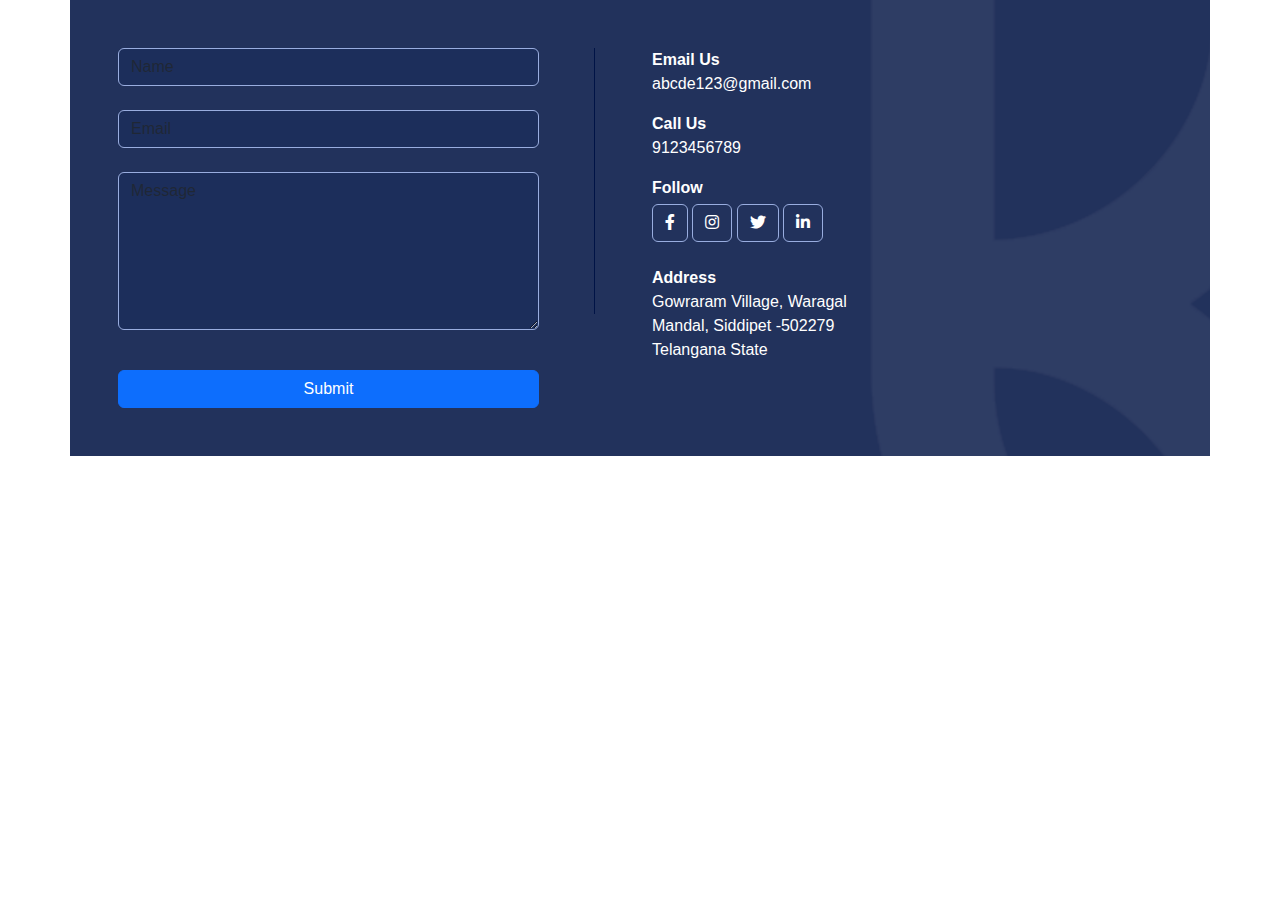
<file: Contact Us/index.html>
<!doctype html>
<html lang="en">
<head>
  <title>Contat Us</title>
  <link rel="icon" href="assets/images/Favicon.png">
  <meta charset="utf-8">
  <meta name="viewport" content="width=device-width, initial-scale=1, shrink-to-fit=no">
  <link href="https://cdn.jsdelivr.net/npm/bootstrap@5.2.1/dist/css/bootstrap.min.css" rel="stylesheet" crossorigin="anonymous">
  <link rel="stylesheet" href="https://cdn.jsdelivr.net/npm/bootstrap-icons@1.5.0/font/bootstrap-icons.css">
  <link rel="stylesheet" href="https://cdnjs.cloudflare.com/ajax/libs/font-awesome/5.15.3/css/all.min.css" />
  <link rel="stylesheet" href="assets/css/style.css">
</head>
<body>
  
  <main>
    <section>
        <div class="container px-5 py-5 bg-hero-img">
            <div class="row">
                <div class="col-md-5">
                  <form action="your-action-url" method="POST">
                    <div class="mb-4 text-white">
                      <input type="text" class="form-control" id="name" name="name" placeholder="Name" required>
                    </div>
                    <div class="mb-4 text-white">
                      <input type="email" class="form-control" id="email" name="email" placeholder="Email" required>
                    </div>
                    <div class="mb-4 text-white">
                      <textarea class="form-control" id="message" name="message" rows="6" placeholder="Message" required></textarea>
                    </div>
                    <div class="d-grid">
                      <button type="submit" class="btn btn-primary btn-block mt-3">Submit</button>
                    </div>
                    <div class="info-line"></div>
                  </form>
                </div>
                
                    
                <div class="col-md-5 offset-md-1 text-white mt-0">
                  <div>
                    <p class="fw-bold mb-0">Email Us</p>
                    <p>abcde123@gmail.com</p>
                  </div>
                
                  <div>
                    <p class="fw-bold mb-0">Call Us</p>
                    <p>9123456789</p>
                  </div>
                
                  <div>
                    <p class="fw-bold mb-1">Follow</p>
                    <div class="social-icons mb-4">
                      <a href="#" class="btn btn-primary btn-md"><i class="fab fa-facebook-f"></i></a>
                      <a href="#" class="btn btn-primary btn-md"><i class="fab fa-instagram"></i></a>
                      <a href="#" class="btn btn-primary btn-md"><i class="fab fa-twitter"></i></a>
                      <a href="#" class="btn btn-primary btn-md"><i class="fab fa-linkedin-in"></i></a>
                    </div>
                  </div>
                
                  <div class="col-md-7">
                    <p class="fw-bold mb-0">Address</p>
                    <p class="fw-light">Gowraram Village, Waragal Mandal, Siddipet -502279 Telangana State</p>
                  </div>
                
                </div>
            </div>
        </div>
    </section>
  </main>

  <script src="https://cdn.jsdelivr.net/npm/@popperjs/core@2.11.6/dist/umd/popper.min.js" crossorigin="anonymous"></script>
  <script src="https://cdn.jsdelivr.net/npm/bootstrap@5.2.1/dist/js/bootstrap.min.js" crossorigin="anonymous"></script>
</body>
</html>
</file>
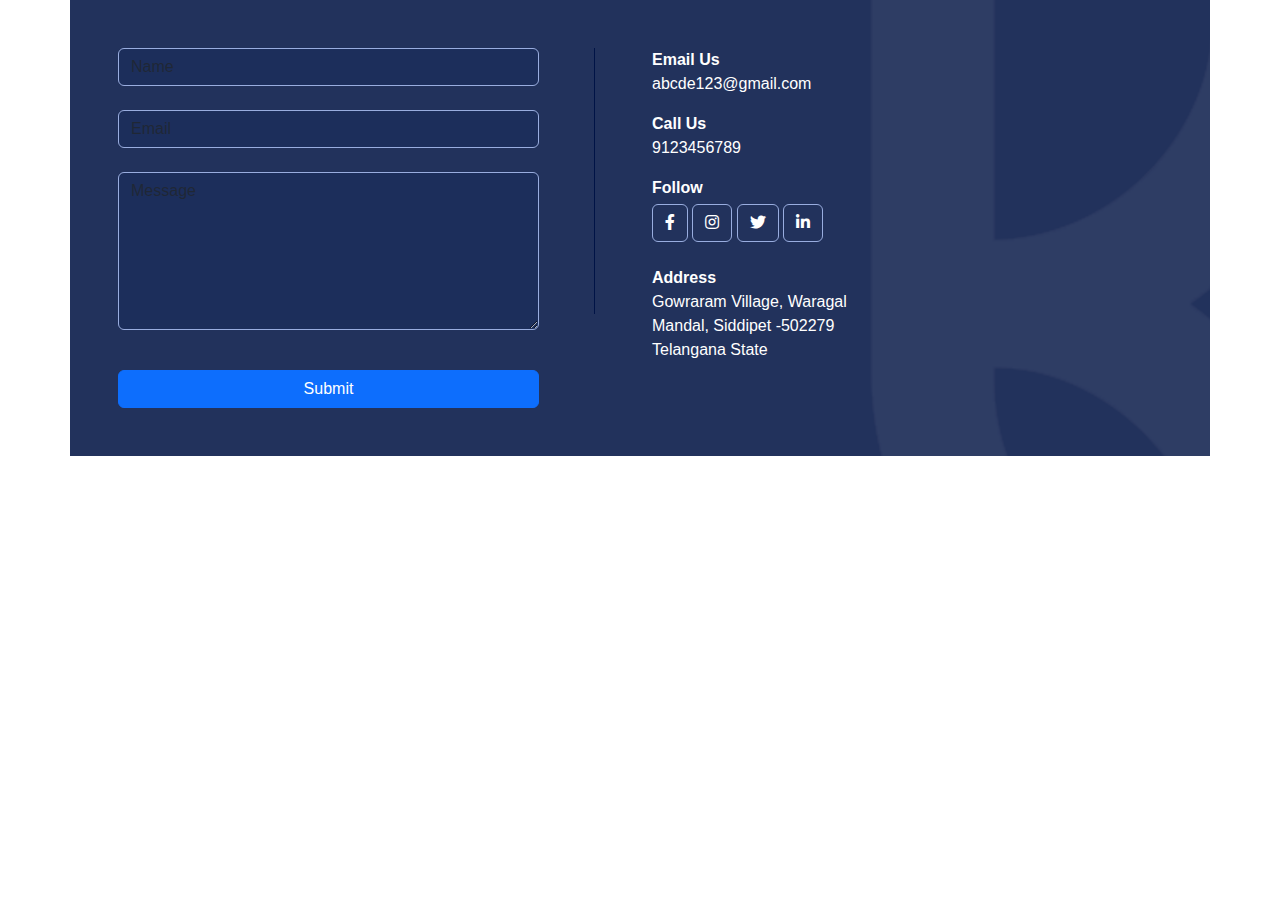
<file: Contact_Us/index.html>
<!doctype html>
<html lang="en">
<head>
  <title>Contat Us</title>
  <link rel="icon" href="assets/images/Favicon.png">
  <meta charset="utf-8">
  <meta name="viewport" content="width=device-width, initial-scale=1, shrink-to-fit=no">
  <link href="https://cdn.jsdelivr.net/npm/bootstrap@5.2.1/dist/css/bootstrap.min.css" rel="stylesheet" crossorigin="anonymous">
  <link rel="stylesheet" href="https://cdn.jsdelivr.net/npm/bootstrap-icons@1.5.0/font/bootstrap-icons.css">
  <link rel="stylesheet" href="https://cdnjs.cloudflare.com/ajax/libs/font-awesome/5.15.3/css/all.min.css" />
  <link rel="stylesheet" href="assets/css/style.css">
</head>
<body>
  
  <main>
    <section>
        <div class="container px-5 py-5 bg-hero-img">
            <div class="row">
                <div class="col-md-5">
                  <form action="your-action-url" method="POST">
                    <div class="mb-4 text-white">
                      <input type="text" class="form-control" id="name" name="name" placeholder="Name" required>
                    </div>
                    <div class="mb-4 text-white">
                      <input type="email" class="form-control" id="email" name="email" placeholder="Email" required>
                    </div>
                    <div class="mb-4 text-white">
                      <textarea class="form-control" id="message" name="message" rows="6" placeholder="Message" required></textarea>
                    </div>
                    <div class="d-grid">
                      <button type="submit" class="btn btn-primary btn-block mt-3">Submit</button>
                    </div>
                    <div class="info-line"></div>
                  </form>
                </div>
                    
                <div class="col-md-5 offset-md-1 text-white mt-0">
                  <div>
                    <p class="fw-bold mb-0">Email Us</p>
                    <p>abcde123@gmail.com</p>
                  </div>
                
                  <div>
                    <p class="fw-bold mb-0">Call Us</p>
                    <p>9123456789</p>
                  </div>
                
                  <div>
                    <p class="fw-bold mb-1">Follow</p>
                    <div class="social-icons mb-4">
                      <a href="#" class="btn btn-primary btn-md"><i class="fab fa-facebook-f"></i></a>
                      <a href="#" class="btn btn-primary btn-md"><i class="fab fa-instagram"></i></a>
                      <a href="#" class="btn btn-primary btn-md"><i class="fab fa-twitter"></i></a>
                      <a href="#" class="btn btn-primary btn-md"><i class="fab fa-linkedin-in"></i></a>
                    </div>
                  </div>
                
                  <div class="col-md-7">
                    <p class="fw-bold mb-0">Address</p>
                    <p class="fw-light">Gowraram Village, Waragal Mandal, Siddipet -502279 Telangana State</p>
                  </div>
                
                </div>
            </div>
        </div>
    </section>
  </main>

  <script src="https://cdn.jsdelivr.net/npm/@popperjs/core@2.11.6/dist/umd/popper.min.js" crossorigin="anonymous"></script>
  <script src="https://cdn.jsdelivr.net/npm/bootstrap@5.2.1/dist/js/bootstrap.min.js" crossorigin="anonymous"></script>
</body>
</html>
</file>
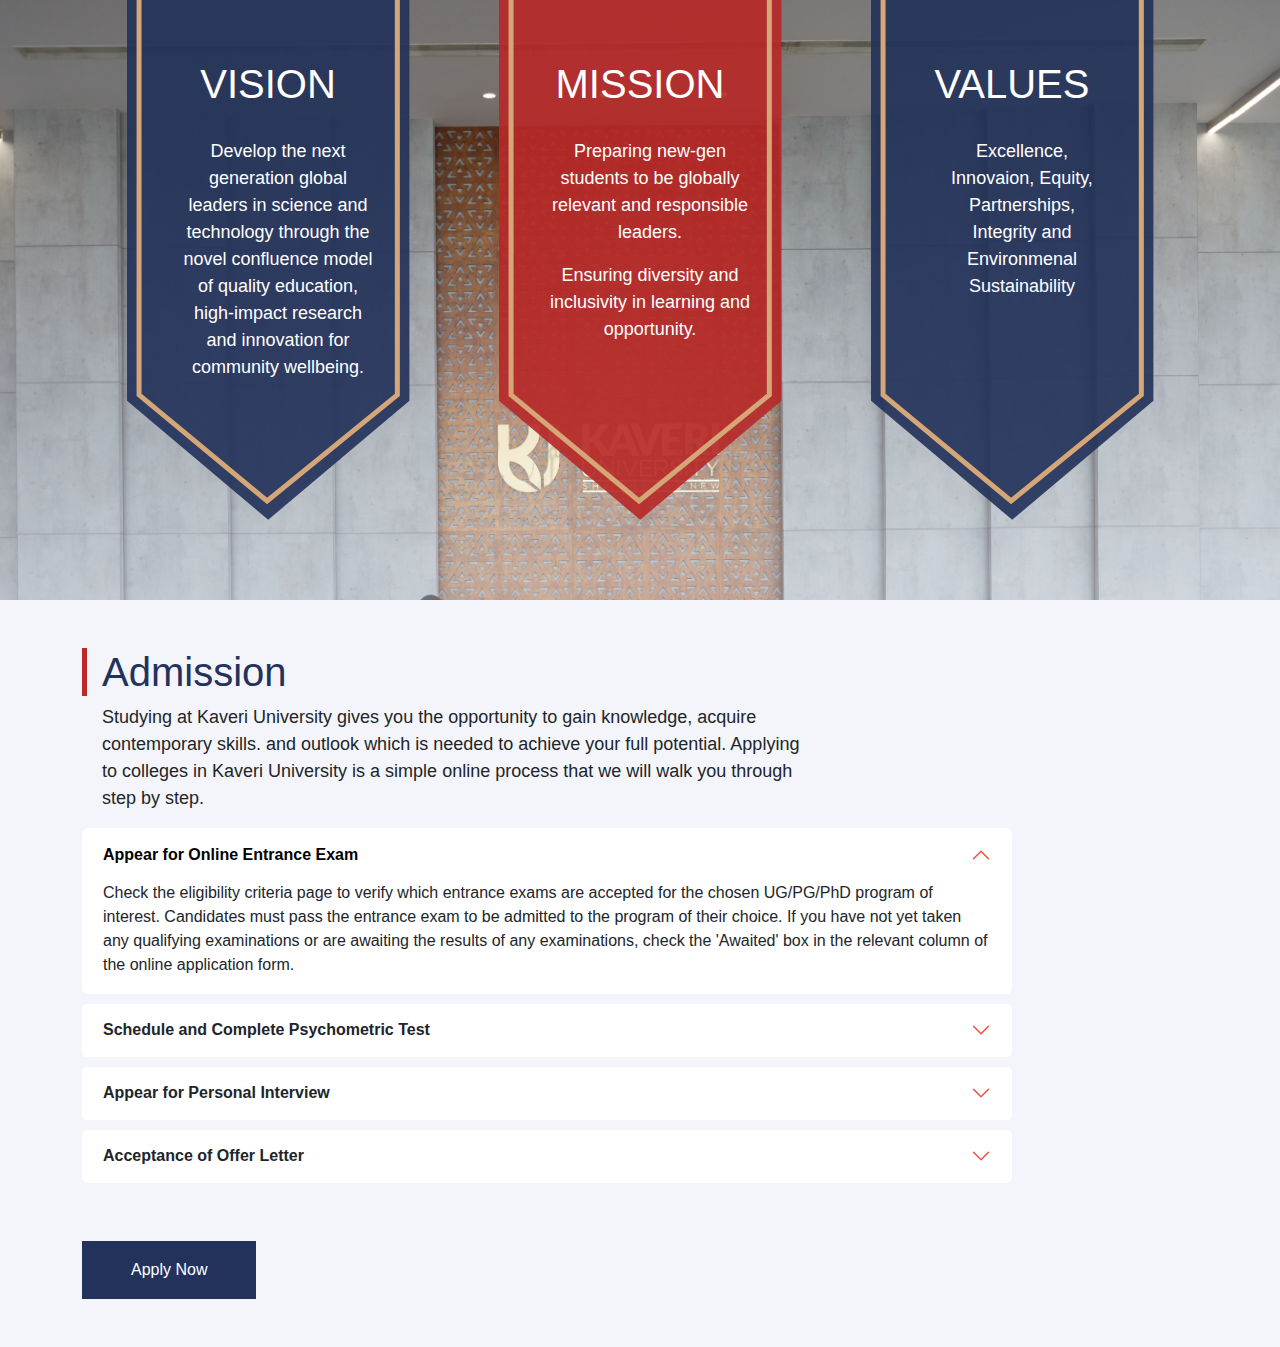
<file: Home Page/index.html>
<!doctype html>
<html lang="en">
<head>
  <title>Home | Kaveri Unverisity</title>
  <link rel="icon" href="../Home Page/assets/images/Favicon.png">
  <!-- Required meta tags -->
  <meta charset="utf-8">
  <meta name="viewport" content="width=device-width, initial-scale=1, shrink-to-fit=no">
  <!-- Bootstrap CSS v5.2.1 -->
  <link href="https://cdn.jsdelivr.net/npm/bootstrap@5.2.1/dist/css/bootstrap.min.css" rel="stylesheet">
  <link rel="stylesheet" href="assets/css/style.css">
  <link rel="stylesheet" href="assets/css/section.css">

</head>
<body>

  <section class="bg-background-image">
    <div class="container ">
      <div class="row g-0">
        <div class="col-md-4">
          <div class="info-bg-image-blue">
            <img src="../Home Page/assets/images/Group 92.png" class="img-fluid d-block mx-auto" alt="">
            <div class="info-image-title text-white fw-bold">
              <h1>VISION</h1>
            </div>
            <div class="info-image-content text-white">
              <p>Develop the next<br> generation global<br> leaders in science and<br> technology 
                through the<br> novel confluence model<br> of quality education,<br> high-impact 
                research<br> and innovation for<br> community wellbeing.</p>
            </div>
          </div>
        </div>
        <div class="col-md-4">
          <div class="info-bg-image-red">
            <img src="../Home Page/assets/images/Group 93.png" class="img-fluid d-block mx-auto" alt="">
            <div class="info-image-title text-white fw-bold">
              <h1>MISSION</h1>
            </div>
            <div class="info-image-content text-white">
              <p>Preparing new-gen<br> students to be globally <br>relevant and responsible <br>leaders.</p>

              <p>Ensuring diversity and<br> inclusivity in learning and <br>opportunity.</p>
            </div>
          </div>
        </div>
        <div class="col-md-4">
          <div class="info-bg-image-blue-2">
            <img src="../Home Page/assets/images/Group 92.png" class="img-fluid d-block mx-auto" alt="">
            <div class="info-image-title text-white fw-bold">
              <h1>VALUES</h1>
            </div>
            <div class="info-image-content text-white">
              <p>Excellence,<br> Innovaion, Equity,<br>Partnerships,<br> Integrity and<br> Environmenal<br> Sustainability</p>
            </div>
          </div>
        </div>
      </div>
    </div>
  </section>


    <section class="bg-background py-5">
      <div class="container">
          <div class="row">
            <div class="col-md-5">
              <div class="info-title">
                <h1 class="info-title-text">Admission</h1>
              </div>
            </div>
            <div class="col-md-8">
              <div class="info-text">
                <p>Studying at Kaveri University gives you the opportunity to gain knowledge, acquire contemporary skills. 
                  and outlook which is needed to achieve your full potential. Applying to colleges in Kaveri University is 
                  a simple online process that we will walk you through step by step.</p>
              </div>
            </div>
          </div>
          <div class="col-md-10">
            <div class="accordion" id="accordionExample">
                <div class="accordion-item">
                  <h2 class="accordion-header" id="headingOne">
                    <button class="accordion-button" type="button" data-bs-toggle="collapse" data-bs-target="#collapseOne" aria-expanded="true" aria-controls="collapseOne">
                      Appear for Online Entrance Exam
                    </button>
                  </h2>
                  <div id="collapseOne" class="accordion-collapse collapse show" aria-labelledby="headingOne" data-bs-parent="#accordionExample">
                      <div class="accordion-body">
                        Check the eligibility criteria page to verify which entrance exams are accepted for the chosen UG/PG/PhD program
                        of interest. Candidates must pass the entrance exam to be admitted to the program of their choice. If you have 
                        not yet taken any qualifying examinations or are awaiting the results of any examinations, check the 'Awaited' 
                        box in the relevant column of the online application form.
                      </div>
                  </div>
                </div>

                <div class="accordion-item">
                  <h2 class="accordion-header" id="headingTwo">
                    <button class="accordion-button collapsed" type="button" data-bs-toggle="collapse" data-bs-target="#collapseTwo" aria-expanded="false" aria-controls="collapseTwo">
                      Schedule and Complete Psychometric Test
                    </button>
                  </h2>
                  <div id="collapseTwo" class="accordion-collapse collapse" aria-labelledby="headingTwo" data-bs-parent="#accordionExample">
                    <div class="accordion-body">
                      Following the entrance exam, candidates must schedule and take a Psychometric Test. 
                      This test is used to determine a candidate's potential ability by assessing cognitive abilities and personality.
                    </div>
                  </div>
                </div>

                <div class="accordion-item">
                  <h2 class="accordion-header" id="headingThree">
                    <button class="accordion-button collapsed" type="button" data-bs-toggle="collapse" data-bs-target="#collapseThree" aria-expanded="false" aria-controls="collapseThree">
                      Appear for Personal Interview
                    </button>
                  </h2>
                  <div id="collapseThree" class="accordion-collapse collapse" aria-labelledby="headingThree" data-bs-parent="#accordionExample">
                    <div class="accordion-body">
                      Following the psychometric test, candidates must attend a personal interview. The emphasis is on oral communication skills, 
                      conduct, confidence, and clarity of expression.
                    </div>
                  </div>
                </div>

                <div class="accordion-item">
                  <h2 class="accordion-header" id="headingFour">
                    <button class="accordion-button collapsed" type="button" data-bs-toggle="collapse" data-bs-target="#collapseFour" aria-expanded="false" aria-controls="collapseThree">
                      Acceptance of Offer Letter
                    </button>
                  </h2>
                  <div id="collapseFour" class="accordion-collapse collapse" aria-labelledby="headingFour" data-bs-parent="#accordionExample">
                    <div class="accordion-body">
                      Candidates who meet the Composite Score requirements based on the three steps outlined above will be notified 
                      and will receive a Provisional Offer Letter. Candidates will be given seven days to accept or decline the offer. 
                      If a candidate declines the offer or fails to respond by the deadline, their application will be marked inactive.
                      To secure their seat in the programe of their choice, candidates must pay a refundable registration fee. Candidates
                      will be given their final admission offer once the Class 12 Board results are confirmed.
                    </div>
                  </div>
                </div>
            </div>
          </div>
          <div class="apply-btn pt-5">
            <a href="#">
              <button type="button" class="btn btn-primary px-5 py-3">Apply Now</button>
            </a>
          </div>
      </div>
    </section>


  <!-- Bootstrap JavaScript Libraries -->
  <script src="https://cdn.jsdelivr.net/npm/@popperjs/core@2.11.6/dist/umd/popper.min.js"></script>
  <script src="https://cdn.jsdelivr.net/npm/bootstrap@5.2.1/dist/js/bootstrap.min.js"></script>
</body>
</html>
</file>
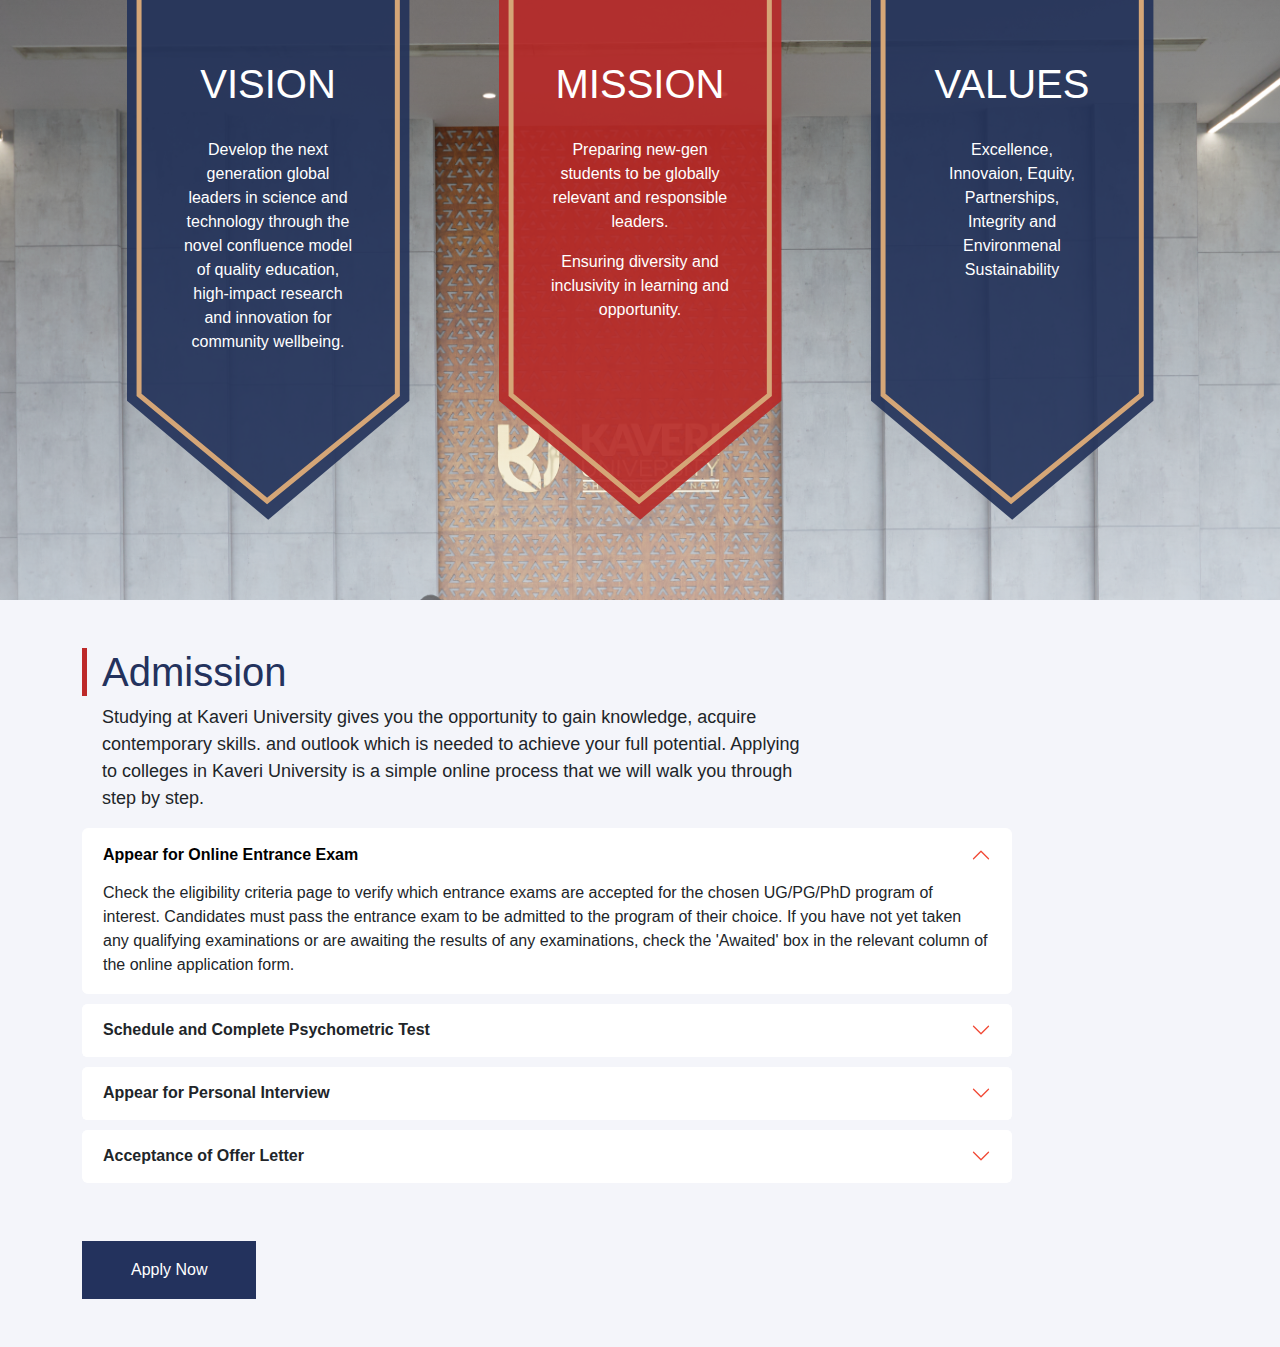
<file: KU_Test/Home Page/index.html>
<!doctype html>
<html lang="en">
<head>
  <title>Home | Kaveri Unverisity</title>
  <link rel="icon" href="assets/images/Favicon.png">
  <!-- Required meta tags -->
  <meta charset="utf-8">
  <meta name="viewport" content="width=device-width, initial-scale=1, shrink-to-fit=no">
  <!-- Bootstrap CSS v5.2.1 -->
  <link href="https://cdn.jsdelivr.net/npm/bootstrap@5.2.1/dist/css/bootstrap.min.css" rel="stylesheet">
  <link rel="stylesheet" href="assets/css/style.css">
  <link rel="stylesheet" href="assets/css/style1.css">

</head>
<body>

  <section class="bg-background-image">
    <div class="container ">
      <div class="row g-0">
        <div class="col-md-4">
          <div class="info-bg-image-blue">
            <img src="assets/images/Group 92.png" class="img-fluid d-block mx-auto" alt="">
            <div class="info-image-title text-white fw-bold">
              <h1>VISION</h1>
            </div>
            <div class="info-image-content text-white">
              <p>Develop the next<br> generation global<br> leaders in science and<br> technology 
                through the<br> novel confluence model<br> of quality education,<br> high-impact 
                research<br> and innovation for<br> community wellbeing.</p>
            </div>
          </div>
        </div>
        <div class="col-md-4">
          <div class="info-bg-image-red">
            <img src="assets/images/Group 93.png" class="img-fluid d-block mx-auto" alt="">
            <div class="info-image-title text-white fw-bold">
              <h1>MISSION</h1>
            </div>
            <div class="info-image-content text-white">
              <p>Preparing new-gen<br> students to be globally <br>relevant and responsible <br>leaders.</p>

              <p>Ensuring diversity and<br> inclusivity in learning and <br>opportunity.</p>
            </div>
          </div>
        </div>
        <div class="col-md-4">
          <div class="info-bg-image-blue-2">
            <img src="assets/images/Group 92.png" class="img-fluid d-block mx-auto" alt="">
            <div class="info-image-title text-white fw-bold">
              <h1>VALUES</h1>
            </div>
            <div class="info-image-content text-white">
              <p>Excellence,<br> Innovaion, Equity,<br>Partnerships,<br> Integrity and<br> Environmenal<br> Sustainability</p>
            </div>
          </div>
        </div>
      </div>
    </div>
  </section>


    <section class="bg-background py-5">
      <div class="container">
          <div class="row">
            <div class="col-md-5">
              <div class="info-title">
                <h1 class="info-title-text">Admission</h1>
              </div>
            </div>
            <div class="col-md-8">
              <div class="info-text">
                <p>Studying at Kaveri University gives you the opportunity to gain knowledge, acquire contemporary skills. 
                  and outlook which is needed to achieve your full potential. Applying to colleges in Kaveri University is 
                  a simple online process that we will walk you through step by step.</p>
              </div>
            </div>
          </div>
          <div class="col-md-10">
            <div class="accordion" id="accordionExample">
                <div class="accordion-item">
                  <h2 class="accordion-header" id="headingOne">
                    <button class="accordion-button" type="button" data-bs-toggle="collapse" data-bs-target="#collapseOne" aria-expanded="true" aria-controls="collapseOne">
                      Appear for Online Entrance Exam
                    </button>
                  </h2>
                  <div id="collapseOne" class="accordion-collapse collapse show" aria-labelledby="headingOne" data-bs-parent="#accordionExample">
                      <div class="accordion-body">
                        Check the eligibility criteria page to verify which entrance exams are accepted for the chosen UG/PG/PhD program
                        of interest. Candidates must pass the entrance exam to be admitted to the program of their choice. If you have 
                        not yet taken any qualifying examinations or are awaiting the results of any examinations, check the 'Awaited' 
                        box in the relevant column of the online application form.
                      </div>
                  </div>
                </div>

                <div class="accordion-item">
                  <h2 class="accordion-header" id="headingTwo">
                    <button class="accordion-button collapsed" type="button" data-bs-toggle="collapse" data-bs-target="#collapseTwo" aria-expanded="false" aria-controls="collapseTwo">
                      Schedule and Complete Psychometric Test
                    </button>
                  </h2>
                  <div id="collapseTwo" class="accordion-collapse collapse" aria-labelledby="headingTwo" data-bs-parent="#accordionExample">
                    <div class="accordion-body">
                      Following the entrance exam, candidates must schedule and take a Psychometric Test. 
                      This test is used to determine a candidate's potential ability by assessing cognitive abilities and personality.
                    </div>
                  </div>
                </div>

                <div class="accordion-item">
                  <h2 class="accordion-header" id="headingThree">
                    <button class="accordion-button collapsed" type="button" data-bs-toggle="collapse" data-bs-target="#collapseThree" aria-expanded="false" aria-controls="collapseThree">
                      Appear for Personal Interview
                    </button>
                  </h2>
                  <div id="collapseThree" class="accordion-collapse collapse" aria-labelledby="headingThree" data-bs-parent="#accordionExample">
                    <div class="accordion-body">
                      Following the psychometric test, candidates must attend a personal interview. The emphasis is on oral communication skills, 
                      conduct, confidence, and clarity of expression.
                    </div>
                  </div>
                </div>

                <div class="accordion-item">
                  <h2 class="accordion-header" id="headingFour">
                    <button class="accordion-button collapsed" type="button" data-bs-toggle="collapse" data-bs-target="#collapseFour" aria-expanded="false" aria-controls="collapseThree">
                      Acceptance of Offer Letter
                    </button>
                  </h2>
                  <div id="collapseFour" class="accordion-collapse collapse" aria-labelledby="headingFour" data-bs-parent="#accordionExample">
                    <div class="accordion-body">
                      Candidates who meet the Composite Score requirements based on the three steps outlined above will be notified 
                      and will receive a Provisional Offer Letter. Candidates will be given seven days to accept or decline the offer. 
                      If a candidate declines the offer or fails to respond by the deadline, their application will be marked inactive.
                      To secure their seat in the programe of their choice, candidates must pay a refundable registration fee. Candidates
                      will be given their final admission offer once the Class 12 Board results are confirmed.
                    </div>
                  </div>
                </div>
            </div>
          </div>
          <div class="apply-btn pt-5">
            <a href="#">
              <button type="button" class="btn btn-primary px-5 py-3">Apply Now</button>
            </a>
          </div>
      </div>
    </section>


  <!-- Bootstrap JavaScript Libraries -->
  <script src="https://cdn.jsdelivr.net/npm/@popperjs/core@2.11.6/dist/umd/popper.min.js"></script>
  <script src="https://cdn.jsdelivr.net/npm/bootstrap@5.2.1/dist/js/bootstrap.min.js"></script>
</body>
</html>
</file>
<file: Contact Us/assets/css/style.css>
body {
    font-family: 'Figtree', sans-serif;
}
.bg-hero-img{
    
    background-size: cover;
    background-position: center center;
    background-repeat: no-repeat;
}
.bg-hero-img{
    background-image: url('../images/bg-banner.png');
}
.info-line::after{
    content: '';
    position: absolute;
    display: block;
    height: 29.5%;
    width: 1px;
    background: #001346;
    top: 48px;
    right: 0;
    left: -92px;
    margin: auto;
}
.form-control{
    background-color: #1C2E5B;
    border: 1px solid #99ADDF;
    color: white;
}
.form-control:focus {
    color: white;
    background-color: transparent;
}
.text-white p{
    cursor: pointer;
}
.social-icons .btn-primary{
    background-color: transparent;
    border: 1px solid #99ADDF;
}

@media screen and (max-width: 767px) {
    /* Your CSS rules for screens with a maximum width of 768px */
    .info-line::after{
        content: '';
        position: absolute;
        display: block;
        height: 29.5%;
        width: 0px;
        background:#001346;
    }
  }
  
@media screen and (max-width: 767px) {
    /* Your CSS rules for screens with a maximum width of 768px */
    .mt-0{
        margin-top: 50px !important;
    }
    }
</file>
<file: Contact_Us/assets/css/style.css>
body {
    font-family: 'Figtree', sans-serif;
}
.bg-hero-img{
    
    background-size: cover;
    background-position: center center;
    background-repeat: no-repeat;
    background-image: url('../images/bg-banner.png');
}
.info-line::after{
    content: '';
    position: absolute;
    display: block;
    height: 29.5%;
    width: 1px;
    background: #001346;
    top: 48px;
    right: 0;
    left: -92px;
    margin: auto;
}
.form-control:focus {
    color: white;
    background-color: transparent;
}

.form-control{
    background-color: #1C2E5B;
    border: 1px solid #99ADDF;
    color: white;
}

.text-white p {
    cursor: pointer;
}
.social-icons .btn-primary{
    background-color: transparent;
    border: 1px solid #99ADDF;
}

@media screen and (max-width: 767px) {
    .info-line::after {
        content: '';
        position: absolute;
        display: block;
        height: 29.5%;
        width: 0px;
        background: #001346;
    }

    .mt-0 {
        margin-top: 50px !important;
    }
}
</file>
<file: Home Page/assets/css/style.css>
body{
    font-family: Lato, sans-serif;
}
.bg-background{
    background-color: #F4F5FA;
}
.info-title{
    position: relative;
    color: #23325D;
    font-size: larger;
}
.info-title-text , p{
    padding-left: 20px;
}
.info-title::before{
    content: '';
    position: absolute;
    height: 100%;
    width: 5px;
    background-color: #BD2929;
}
.info-text , p{
    font-size: large;
}
.accordion-item{
    margin-bottom: 10px;
    border-radius: 0.325rem;
}
.accordion-button:focus {
    z-index: 3;
    outline: 0;
}
.accordion-button{
    font-weight: 700 !important;
    border-radius: 0.325rem;
}
.accordion-button:not(.collapsed) {
    color: black;
    font-weight: 700;
    background-color: transparent;
    border-bottom-color: transparent;
}
.accordion-button::after {
    filter: invert(20%) sepia(63%) saturate(2708%) hue-rotate(344deg) brightness(106%) contrast(89%);
}
.accordion-button::before {
    filter: invert(20%) sepia(63%) saturate(2708%) hue-rotate(344deg) brightness(106%) contrast(89%);
}
.accordion-button:not(.collapsed)::after {
    background-image: var(--bs-accordion-btn-icon) !important;
}
.accordion {
    --bs-accordion-btn-focus-box-shadow: 0 0 0 0.25rem rgba(255, 255, 255, 0);
    --bs-accordion-border-color: #ffffff;
}
.accordion-item:first-of-type .accordion-button {
    border-top-left-radius: var(--bs-accordion-inner-border-radius);
    border-top-right-radius: var(--bs-accordion-inner-border-radius);
    border-bottom-left-radius: var(--bs-accordion-inner-border-radius);
    border-bottom-right-radius: var(--bs-accordion-inner-border-radius);
}
.accordion-body {
    padding: var(--bs-accordion-body-padding-y) var(--bs-accordion-body-padding-x);
    padding-top: 0;
}
.apply-btn .btn-primary{
    background-color: #23325D;
    border-radius: 0;
    border-color: #23325D;
    padding: 10px;
}
</file>
<file: Home Page/assets/css/section.css>
.bg-background-image{
    background-size: cover;
    background-position: center center;
    background-repeat: no-repeat;
    background-image: linear-gradient(to bottom, rgba(255, 255, 255, 0), rgba(255, 255, 255, 0.404)), url('../images/bg-image.png') !important;
}
.info-bg-image-blue{
    position: relative;
    padding-bottom: 80px;
}
.info-image-title{
    position: absolute;
    top: 10%;
    left: 0;
    right: 0;
    margin: auto;
    text-align: center;
}
.info-image-content{
    position: absolute;
    top: 23%;
    left: 0;
    right: 0;
    margin: auto;
    text-align: center;
}

.info-bg-image-red{
    position: relative;
    padding-bottom: 80px;
}
.info-bg-image-blue-2{
    position: relative;
    padding-bottom: 80px;
}
</file>
<file: KU_Test/Home Page/assets/css/style.css>
body{
    font-family: Lato, sans-serif;
}
.bg-background{
    background-color: #F4F5FA;
}
.info-title{
    position: relative;
    color: #23325D;
    font-size: larger;
}
.info-title-text , p{
    padding-left: 20px;
}
.info-title::before{
    content: '';
    position: absolute;
    height: 100%;
    width: 5px;
    background-color: #BD2929;
}
.info-text , p{
    font-size: large;
}
.accordion-item{
    margin-bottom: 10px;
    border-radius: 0.325rem;
}
.accordion-button:focus {
    z-index: 3;
    outline: 0;
}
.accordion-button{
    font-weight: 700 !important;
    border-radius: 0.325rem;
}
.accordion-button:not(.collapsed) {
    color: black;
    font-weight: 700;
    background-color: transparent;
    border-bottom-color: transparent;
}
.accordion-button::after {
    filter: invert(20%) sepia(63%) saturate(2708%) hue-rotate(344deg) brightness(106%) contrast(89%);
}
.accordion-button::before {
    filter: invert(20%) sepia(63%) saturate(2708%) hue-rotate(344deg) brightness(106%) contrast(89%);
}
.accordion-button:not(.collapsed)::after {
    background-image: var(--bs-accordion-btn-icon) !important;
}
.accordion {
    --bs-accordion-btn-focus-box-shadow: 0 0 0 0.25rem rgba(255, 255, 255, 0);
    --bs-accordion-border-color: #ffffff;
}
.accordion-item:first-of-type .accordion-button {
    border-top-left-radius: var(--bs-accordion-inner-border-radius);
    border-top-right-radius: var(--bs-accordion-inner-border-radius);
    border-bottom-left-radius: var(--bs-accordion-inner-border-radius);
    border-bottom-right-radius: var(--bs-accordion-inner-border-radius);
}
.accordion-body {
    padding: var(--bs-accordion-body-padding-y) var(--bs-accordion-body-padding-x);
    padding-top: 0;
}
.apply-btn .btn-primary{
    background-color: #23325D;
    border-radius: 0;
    border-color: #23325D;
    padding: 10px;
}
</file>
<file: KU_Test/Home Page/assets/css/style1.css>
.bg-background-image{
    background-size: cover;
    background-position: center center;
    background-repeat: no-repeat;
    background-image: linear-gradient(to bottom, rgba(255, 255, 255, 0), rgba(255, 255, 255, 0.404)), url('../images/bg-image.png') !important;
}
.info-bg-image-blue{
    position: relative;
    padding-bottom: 80px;
}
.info-image-title{
    position: absolute;
    top: 10%;
    left: 0;
    right: 0;
    margin: auto;
    text-align: center;
}
.info-image-content{
    position: absolute;
    top: 23%;
    left: 0;
    right: 0;
    margin: auto;
    text-align: center;
}

.info-bg-image-red{
    position: relative;
    padding-bottom: 80px;
}
.info-bg-image-blue-2{
    position: relative;
    padding-bottom: 80px;
}
.info-image-content p{
    font-size: medium;
    padding: 0;
}
</file>
